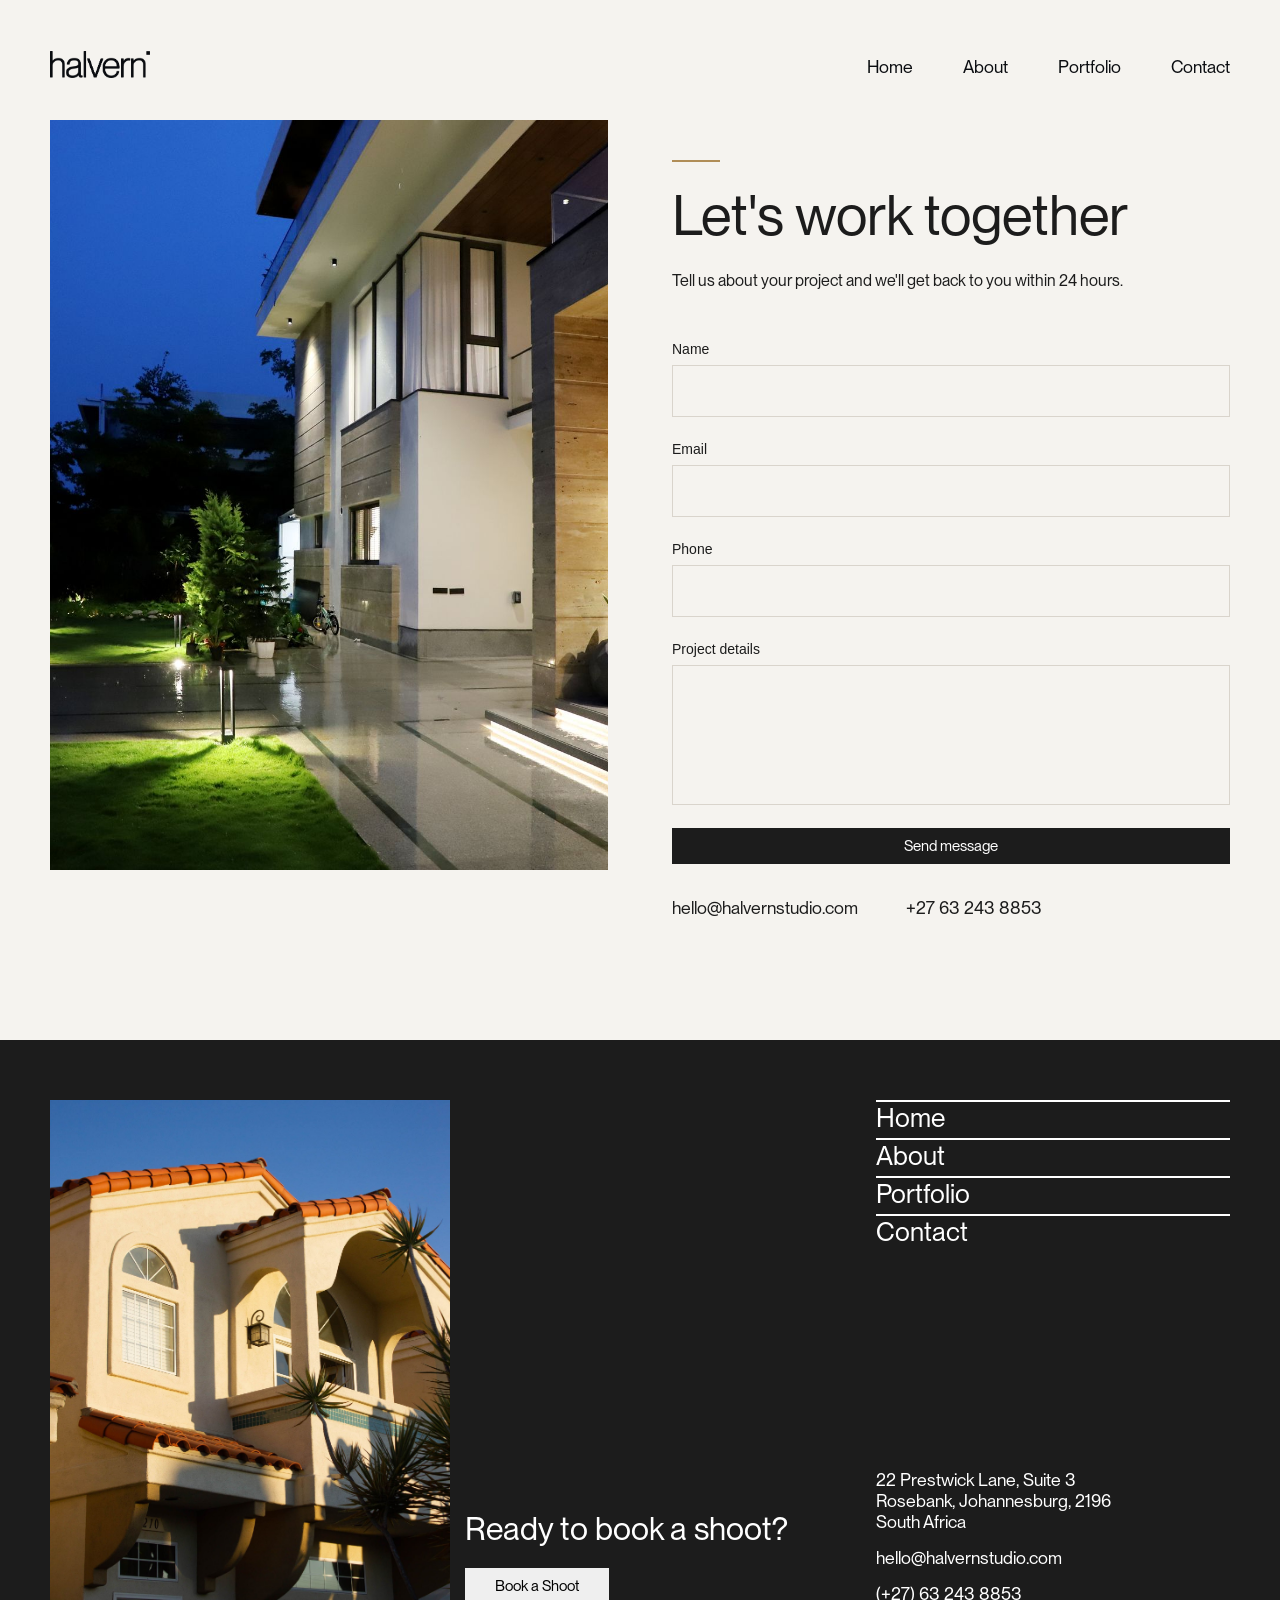
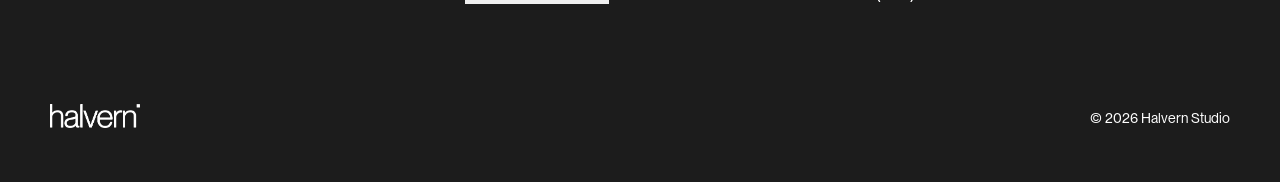
<file: contact.html>
<!doctype html>
<html lang="en">
  <head>
    <meta charset="UTF-8" />
    <meta name="viewport" content="width=device-width, initial-scale=1.0" />
    <title>Contact</title>
    <link rel="stylesheet" href="styles/main.css" />
    <link rel="stylesheet" href="styles/contact.css" />
  </head>
  <body>
    <!--  HEADER  -->

    <header>
      <div class="header-left">
        <img
          alt="Halvern Studio logo"
          src="/assets/logos/halvern logo white.png"
        />
      </div>
      <div class="header-right">
        <nav>
          <ul>
            <li><a href="/index.html">Home</a></li>
            <li><a href="/about.html">About</a></li>
            <li><a href="/portfolio.html">Portfolio</a></li>
            <li><a href="/contact.html">Contact</a></li>
          </ul>
        </nav>
      </div>
    </header>

    <!--  MAIN CONTENT  -->

    <main>
      <section class="contact-section">
        <!-- IMAGE -->

        <div class="contact-image">
          <img
            src="assets/images/pexels-dropshado-31737859.jpg"
            alt="Halvern Studio project"
          />
        </div>

        <!-- CONTACT CONTENT -->

        <div class="contact-content">
          <div class="gold-line"></div>

          <h1>Let's work together</h1>

          <p class="intro">
            Tell us about your project and we'll get back to you within 24
            hours.
          </p>

          <!-- CONTACT FORM -->

          <form>
            <label for="name">Name</label>

            <input type="text" id="name" name="name" />

            <label for="email">Email</label>

            <input type="email" id="email" name="email" />

            <label for="phone">Phone</label>

            <input type="tel" id="phone" name="phone" />

            <label for="message">Project details</label>

            <textarea id="message" name="message"></textarea>

            <button type="submit" class="button-black">Send message</button>
          </form>

          <!-- CONTACT DETAILS -->

          <div class="contact-details">
            <p>hello@halvernstudio.com</p>

            <p>+27 63 243 8853</p>
          </div>
        </div>
      </section>
    </main>

    <!--  FOOTER  -->

    <footer>
      <div id="footer-top">
        <div id="footer-grid">
          <div id="f-grid-left">
            <img
              alt="House"
              src="/assets/images/pexels-john-zook-2388999-5223143.jpg"
            />
          </div>
          <div id="f-grid-center">
            <h1>Ready to book a shoot?</h1>
            <a href="/contact.html"
              ><button class="button-white">Book a Shoot</button></a
            >
          </div>
          <div id="f-grid-right">
            <div id="f-grid-right-top">
              <nav>
                <a href="/index.html"><h1>Home</h1></a>
                <a href="/about.html"><h1>About</h1></a>
                <a href="/portfolio.html"><h1>Portfolio</h1></a>
                <a href="/contact.html"><h1>Contact</h1></a>
              </nav>
            </div>
            <div id="f-grid-right-bottom">
              <p>
                22 Prestwick Lane, Suite 3<br />Rosebank, Johannesburg, 2196<br />South
                Africa
              </p>
              <p>hello@halvernstudio.com</p>
              <p>(+27) 63 243 8853</p>
            </div>
          </div>
        </div>
      </div>

      <div id="footer-bottom">
        <div id="f-bottom-left">
          <img
            alt="Halvern Studio logo"
            src="/assets/logos/halvern logo white.png"
          />
        </div>
        <div id="f-bottom-right">
          <p>© 2026 Halvern Studio</p>
        </div>
      </div>
    </footer>
  </body>
</html>
</file>
<file: styles/main.css>
@font-face {
  font-family: NeueMontrealRegular;
  src: url(/assets/fonts/PPNeueMontreal-Regular.otf);
}

@font-face {
  font-family: NeueMontrealLight;
  src: url(/assets/fonts/PPNeueMontreal-Light.otf);
}

@font-face {
  font-family: NeueMontrealSemiBold;
  src: url(/assets/fonts/PPNeueMontreal-Semibold.otf);
}

body {
  background-color: #f5f3ef;
  margin: 0;
}

h1,
p,
a,
button {
  font-family: NeueMontrealRegular, Arial, Helvetica, sans-serif;
  margin: 0;
}

h1 {
  font-weight: normal;
}

h2 {
  font-family: NeueMontrealLight, Arial, Helvetica, sans-serif;
  margin: 0;
}

p,
a {
  font-size: 1.1rem;
  text-decoration: none;
}

a {
  color: white;
}

.button-white,
.button-black {
  font-size: 15px;
  padding: 9px 30px;
  border: none;
  cursor: pointer;
}

.button-white {
  color: black;
}

.button-black {
  background-color: #1c1c1c;
  color: white;
}

header {
  display: flex;
  justify-content: space-between;
  align-items: center;
  position: fixed;
  top: 40px;
  width: 100%;
  box-sizing: border-box;
  color: white;
  padding: 0px 50px;
  z-index: 1000;
  mix-blend-mode: difference;
}

header img {
  width: 100px;
}

header ul {
  display: flex;
  gap: 50px;
  list-style-type: none;
  padding-inline-start: 0;
}

main {
  padding: 0px 50px;
}

footer {
  color: white;
  padding: 60px 50px 50px;
  background-color: #1c1c1c;
}

#footer-grid {
  display: grid;
  grid-template-columns: minmax(400px, 20%) 1fr 30%;
  column-gap: 15px;
  margin-bottom: 100px;
}

#f-grid-left img {
  width: 100%;
  height: 500px;
  object-fit: cover;
}

#f-grid-center {
  display: flex;
  flex-direction: column;
  justify-content: end;
}

#f-grid-center h1 {
  margin-bottom: 20px;
}

#f-grid-right {
  display: flex;
  flex-direction: column;
  justify-content: space-between;
}

#f-grid-right-top h1 {
  border-top: 2px solid white;
  margin-bottom: 5px;
}

#f-grid-right-bottom {
  display: flex;
  flex-direction: column;
  gap: 15px;
}

#footer-bottom {
  display: flex;
  justify-content: space-between;
  align-items: center;
}

#footer-bottom p {
  font-size: 14px;
}

#f-bottom-left img {
  width: 90px;
}

/* Tablet and smaller screens */
@media (max-width: 1024px) {
  #footer-grid {
    grid-template-columns: 1fr;
    margin-bottom: 100px;
  }

  #f-grid-left img {
    height: 500px;
    margin-bottom: 15px;
  }

  #f-grid-right {
    margin-top: 50px;
  }

  #f-grid-right-bottom {
    margin-top: 20px;
  }

  footer {
    padding: 40px 30px 30px;
  }

  footer {
    margin: 0px 0px;
  }
}

/* Mobile screens */
@media (max-width: 768px) {
  main {
    padding: 0px 20px;
  }

  header {
    top: 35px;
    padding: 0px;
    flex-direction: column;
  }

  header img {
    width: 100px;
  }

  header li {
    font-size: 1rem;
  }

  header ul {
    gap: 30px;
  }

  footer {
    padding: 50px 20px 50px;
  }

  #footer-grid {
    grid-template-columns: 1fr;
    margin-bottom: 60px;
  }

  #f-grid-left img {
    height: 300px;
    margin-bottom: 15px;
  }

  #f-grid-right {
    margin-top: 50px;
  }

  #f-grid-right-bottom {
    margin-top: 20px;
  }

  #footer-bottom {
    flex-direction: column;
    gap: 20px;
    align-items: center;
  }
}
</file>
<file: styles/contact.css>
/* RESET */

* {
  margin: 0;
  padding: 0;
  box-sizing: border-box;
}

header ul {
  margin: 16px 0px;
}

/* VARIABLES */

:root {
  --charcoal: #1c1c1c;
  --off-white: #f5f3ef;
  --gold: #b08d57;
  --border: #d9d4cc;
  --white: #ffffff;
}

/* BODY */

body {
  background-color: var(--off-white);
  color: var(--charcoal);
  font-family: "Neue Montreal", Arial, sans-serif;
}

/* CONTACT SECTION */

.contact-section {
  max-width: 1440px;

  margin: 40px auto 80px;

  display: grid;

  grid-template-columns: 1fr 1fr;

  gap: 64px;

  position: relative;
  top: 80px;
  margin-bottom: 200px;
}

/* CONTACT IMAGE */

.contact-image {
  height: 750px;

  overflow: hidden;
}

.contact-image img {
  width: 100%;
  height: 100%;

  object-fit: cover;

  display: block;
}

/* CONTACT CONTENT */

.contact-content {
  padding-top: 40px;
}

/* GOLD LINE */

.gold-line {
  width: 48px;
  height: 2px;

  background-color: var(--gold);

  margin-bottom: 24px;
}

/* MAIN HEADING */

.contact-content h1 {
  color: var(--charcoal);

  font-size: 56px;

  font-weight: 300;

  line-height: 1.05;

  margin-bottom: 24px;
}

/* INTRO TEXT */

.intro {
  color: var(--charcoal);

  font-size: 16px;

  line-height: 24px;

  margin-bottom: 32px;
}

/* FORM */

form {
  display: flex;
  flex-direction: column;

  gap: 8px;
}

label {
  color: var(--charcoal);

  font-size: 14px;
  font-weight: 500;

  margin-top: 16px;
}

input,
textarea {
  width: 100%;

  border: 1px solid var(--border);

  background-color: var(--off-white);

  color: var(--charcoal);

  font-family: inherit;
  font-size: 16px;

  padding: 12px;
}

input {
  height: 52px;
}

textarea {
  height: 140px;

  resize: none;
}

/* SEND BUTTON */

form button {
  margin-top: 15px;
  padding: 40px 0px;
}

form button:hover {
  background-color: var(--gold);
}

/* CONTACT DETAILS */

.contact-details {
  display: flex;

  gap: 48px;

  margin-top: 32px;

  color: var(--charcoal);

  font-size: 15px;

  line-height: 24px;
}

/*  MOBILE */

@media (max-width: 600px) {
  /* CONTACT */

  .contact-section {
    margin: 30px auto 120px;

    grid-template-columns: 1fr;

    top: 100px;
  }

  .contact-image {
    height: 400px;
  }

  .contact-content {
    padding-top: 0;
  }

  .contact-content h1 {
    font-size: 42px;
  }

  .contact-details {
    flex-direction: column;
    align-items: center;
    gap: 16px;
    margin-bottom: 20px;
  }
}
</file>
